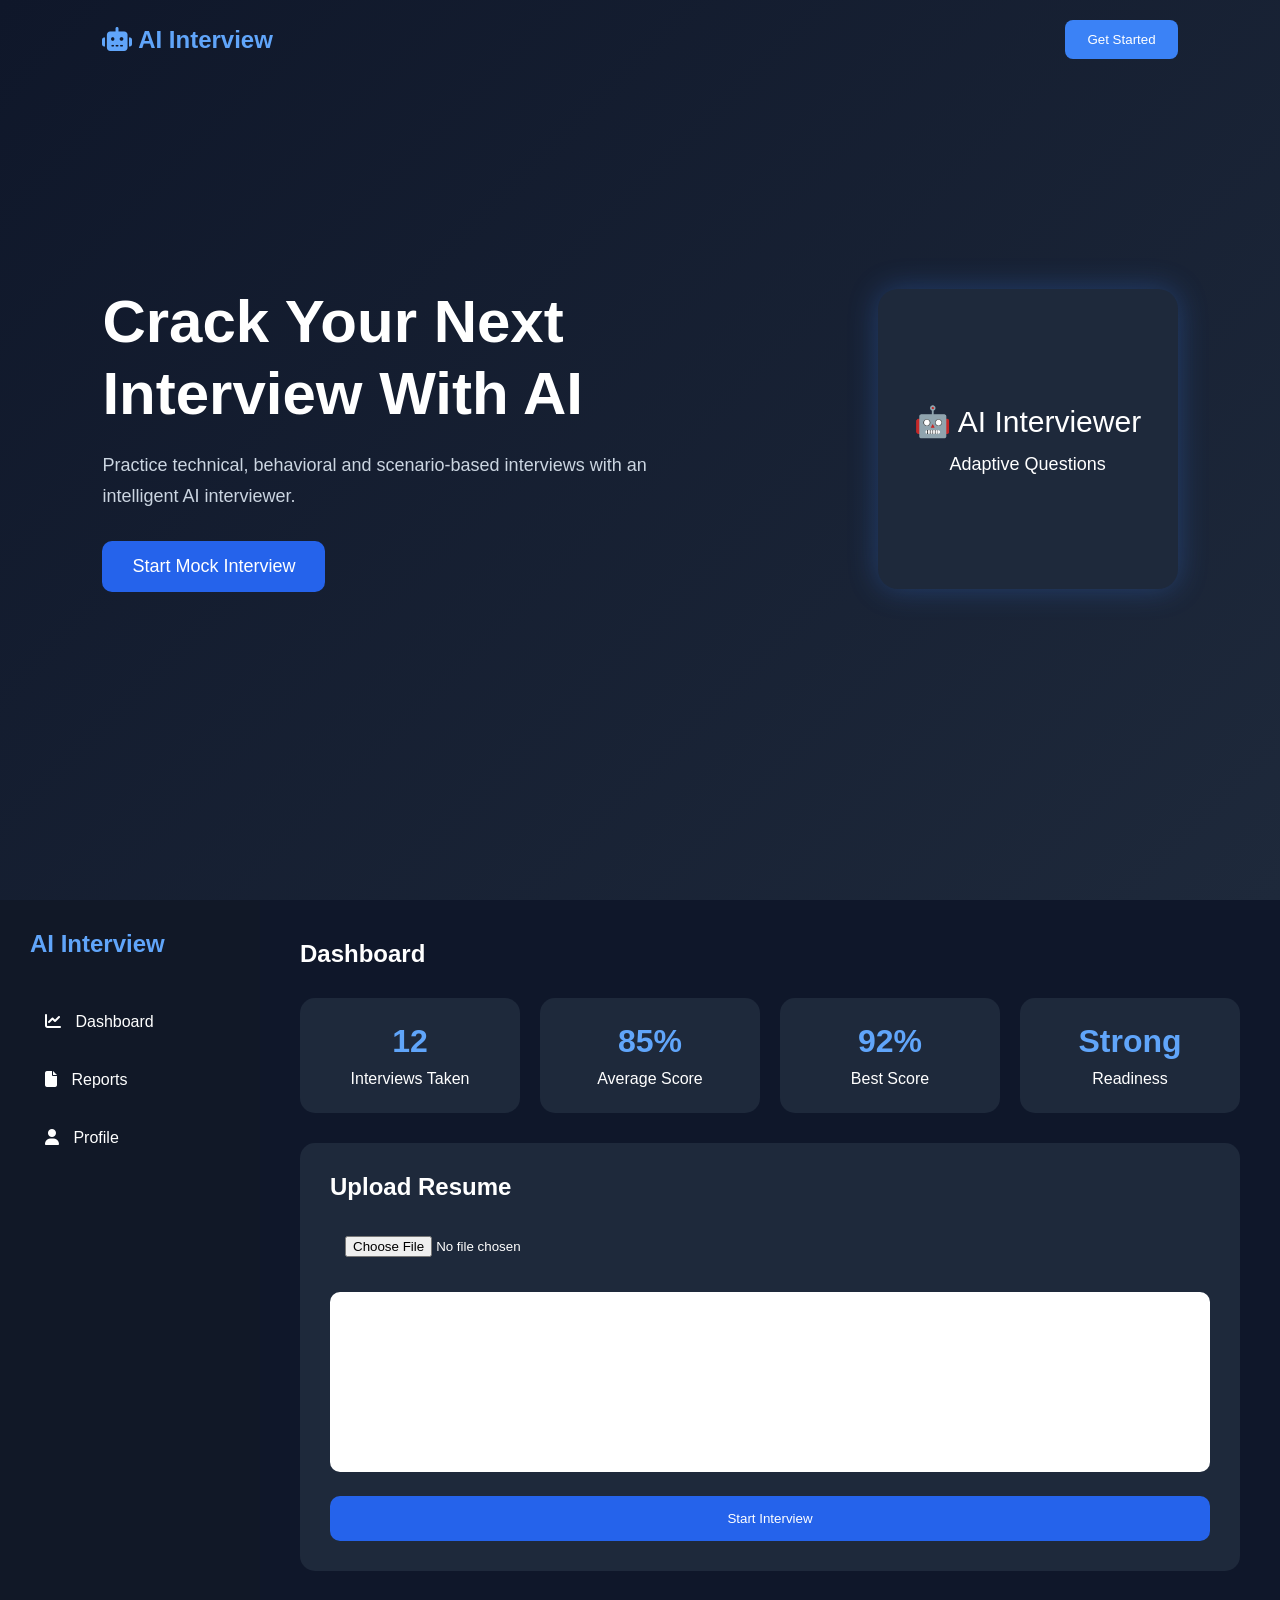
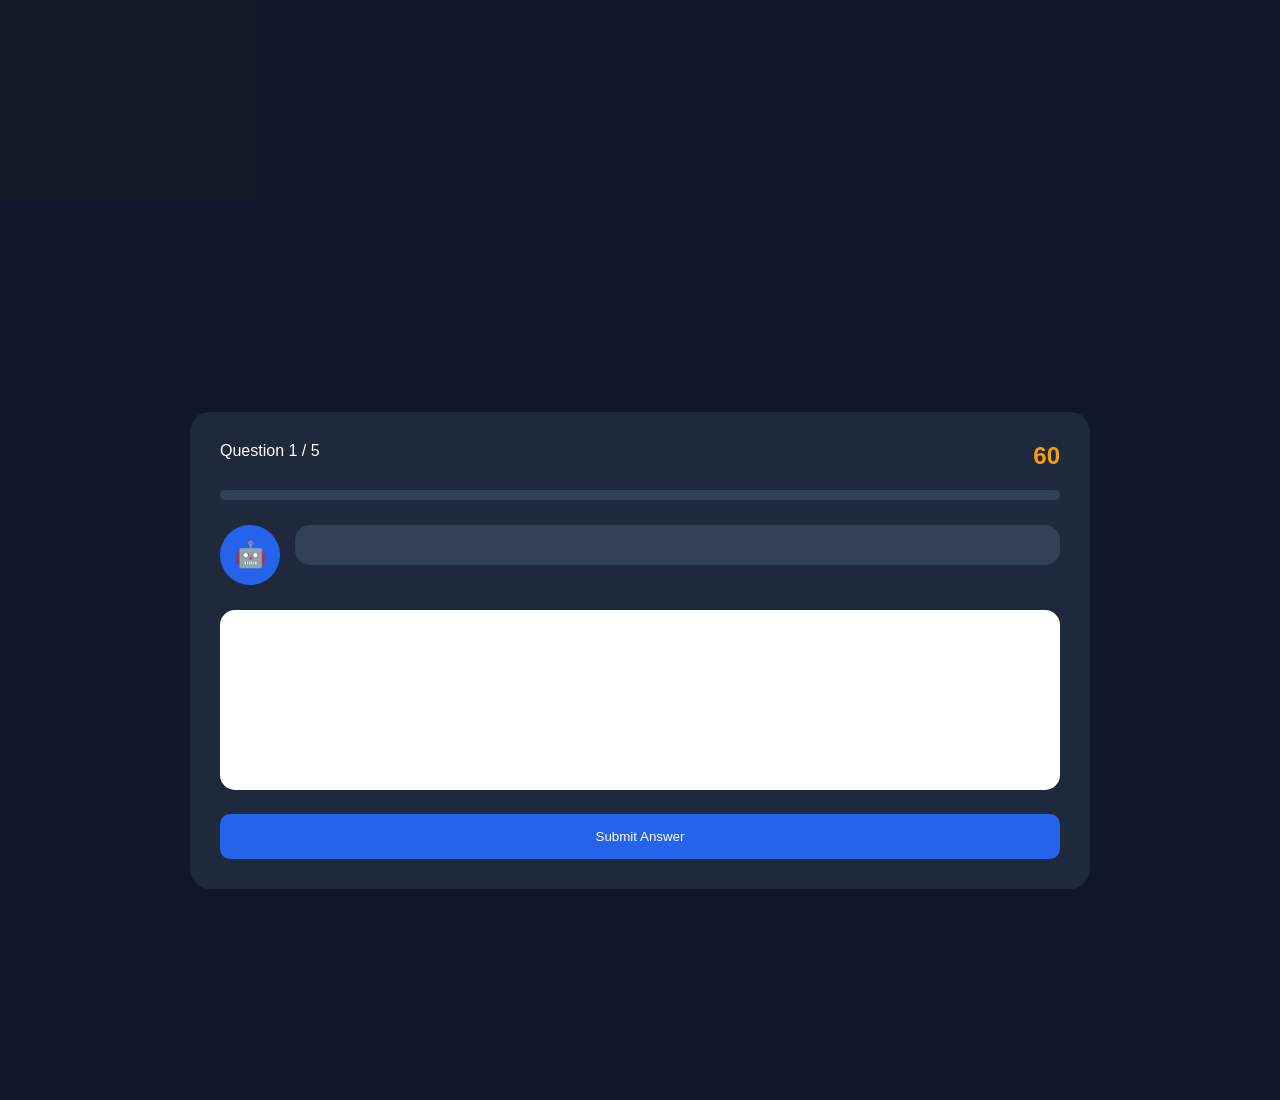
<file: index.html>
<!DOCTYPE html>
<html lang="en">
<head>
    <meta charset="UTF-8">
    <meta name="viewport" content="width=device-width, initial-scale=1.0">
    <title>AI Mock Interview Platform</title>

    <link rel="stylesheet" href="style7.css">

    <link href="https://cdnjs.cloudflare.com/ajax/libs/font-awesome/6.5.1/css/all.min.css" rel="stylesheet">
</head>
<body>

<section id="landing">

    <nav>
        <div class="logo">
            <i class="fa-solid fa-robot"></i>
            AI Interview
        </div>

        <button onclick="openDashboard()">
            Get Started
        </button>
    </nav>

    <div class="hero">

        <div class="hero-content">

            <h1>
                Crack Your Next Interview
                With AI
            </h1>

            <p>
                Practice technical, behavioral and
                scenario-based interviews with an
                intelligent AI interviewer.
            </p>

            <button class="hero-btn"
            onclick="openDashboard()">
                Start Mock Interview
            </button>

        </div>

        <div class="hero-image">

            <div class="hero-card">
                🤖 AI Interviewer
                <p>Adaptive Questions</p>
            </div>

        </div>

    </div>

</section>

<section id="dashboard" class="hidden">

    <aside>

        <h2>AI Interview</h2>

        <ul>

            <li>
                <i class="fa-solid fa-chart-line"></i>
                Dashboard
            </li>

            <li>
                <i class="fa-solid fa-file"></i>
                Reports
            </li>

            <li>
                <i class="fa-solid fa-user"></i>
                Profile
            </li>

        </ul>

    </aside>

    <main>

        <h1>Dashboard</h1>

        <div class="stats">

            <div class="card">
                <h3>12</h3>
                <p>Interviews Taken</p>
            </div>

            <div class="card">
                <h3>85%</h3>
                <p>Average Score</p>
            </div>

            <div class="card">
                <h3>92%</h3>
                <p>Best Score</p>
            </div>

            <div class="card">
                <h3>Strong</h3>
                <p>Readiness</p>
            </div>

        </div>

        <div class="upload-box">

            <h2>Upload Resume</h2>

            <input type="file" id="resume">

            <textarea
            id="jd"
            placeholder="Paste Job Description Here">
            </textarea>

            <button onclick="startInterview()">
                Start Interview
            </button>

        </div>

    </main>

</section>

<section id="interview" class="hidden">

    <div class="interview-container">

        <div class="top-bar">

            <span id="questionNumber">
                Question 1 / 5
            </span>

            <span id="timer">
                60
            </span>

        </div>

        <div class="progress">
            <div id="progressBar"></div>
        </div>

        <div class="ai-chat">

            <div class="ai-avatar">
                🤖
            </div>

            <div class="question-box"
            id="question">
            </div>

        </div>

        <textarea
        id="answer"
        placeholder="Type your answer">
        </textarea>

        <button onclick="submitAnswer()">
            Submit Answer
        </button>

    </div>

</section>

<section id="report" class="hidden">

    <div class="report-container">

        <h1>Interview Report</h1>

        <div class="report-cards">

            <div class="report-card">
                <h2 id="finalScore">85</h2>
                <p>Readiness Score</p>
            </div>

            <div class="report-card">
                <h2>88%</h2>
                <p>Technical Skills</p>
            </div>

            <div class="report-card">
                <h2>82%</h2>
                <p>Communication</p>
            </div>

            <div class="report-card">
                <h2>90%</h2>
                <p>Time Management</p>
            </div>

        </div>

        <h3>Strengths</h3>

        <ul>
            <li>JavaScript</li>
            <li>Problem Solving</li>
            <li>Communication</li>
        </ul>

        <h3>Needs Improvement</h3>

        <ul>
            <li>System Design</li>
            <li>Optimization Concepts</li>
        </ul>

    </div>

</section>

<script src="script7.js"></script>

</body>
</html>
</file>
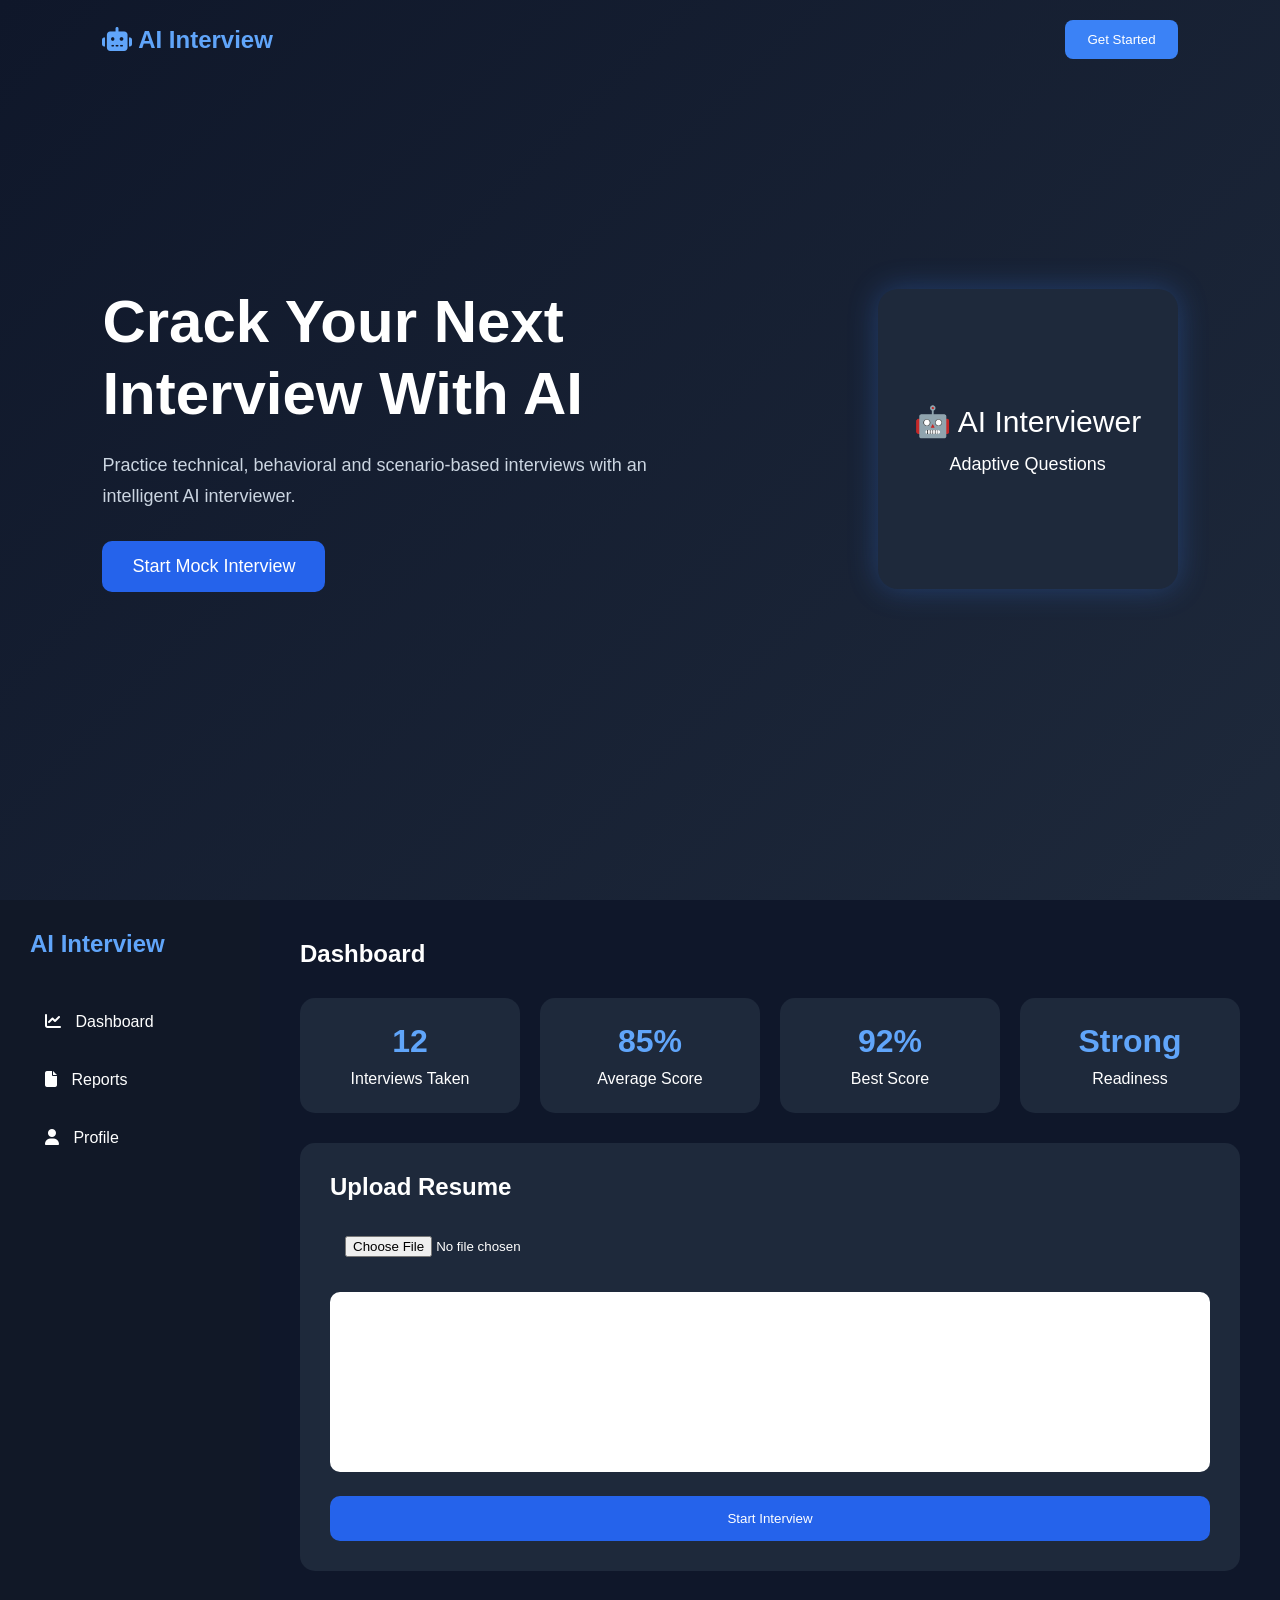
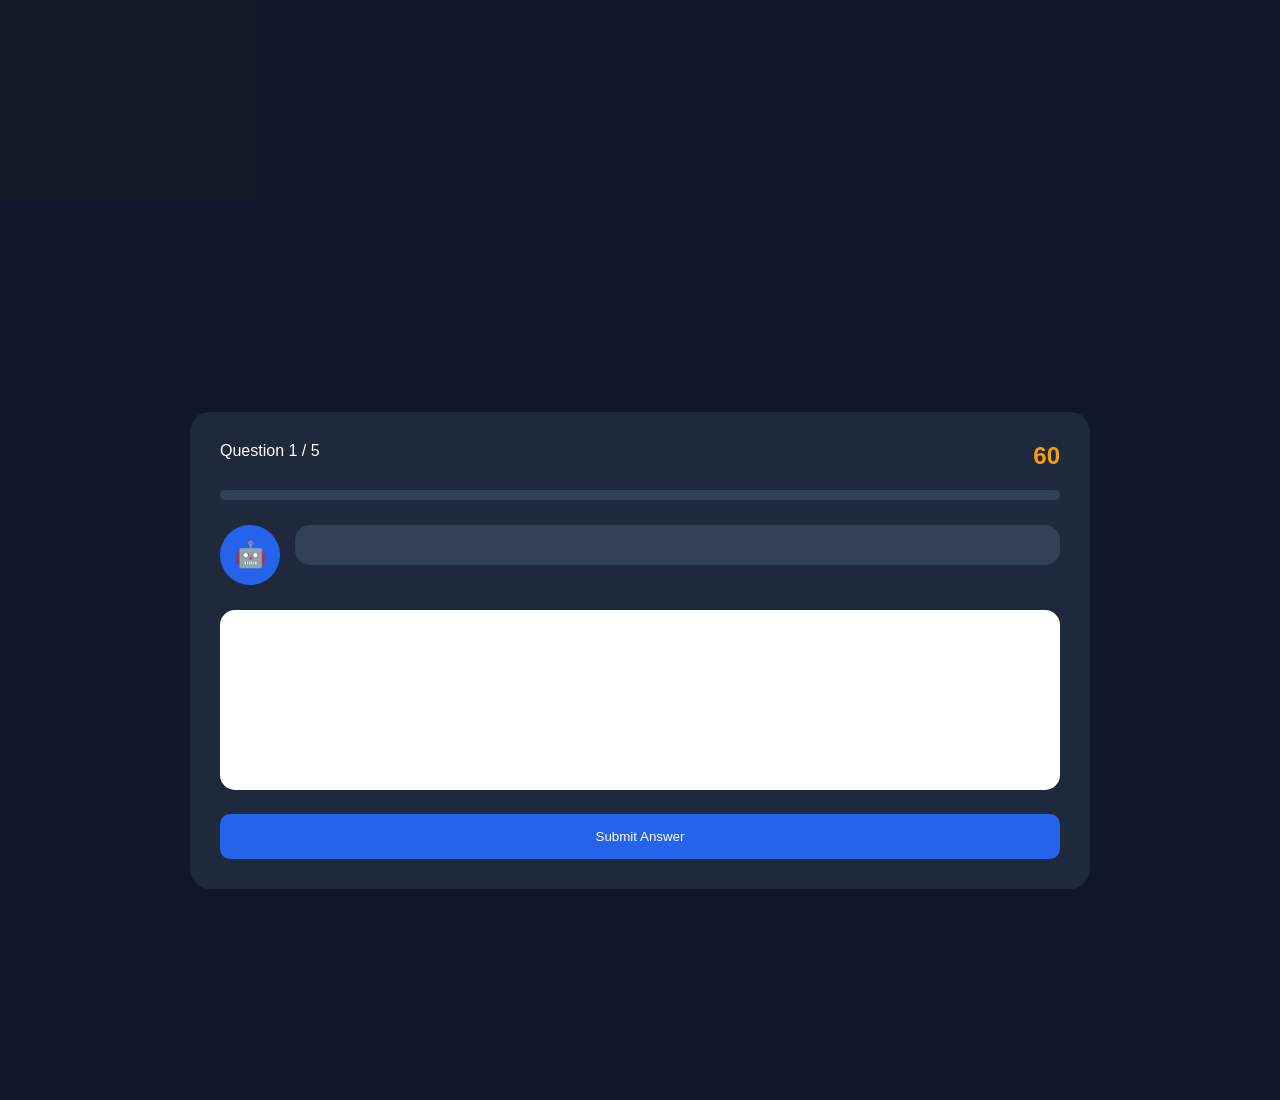
<file: hack.html>
<!DOCTYPE html>
<html lang="en">
<head>
    <meta charset="UTF-8">
    <meta name="viewport" content="width=device-width, initial-scale=1.0">
    <title>AI Mock Interview Platform</title>

    <link rel="stylesheet" href="style7.css">

    <link href="https://cdnjs.cloudflare.com/ajax/libs/font-awesome/6.5.1/css/all.min.css" rel="stylesheet">
</head>
<body>

<section id="landing">

    <nav>
        <div class="logo">
            <i class="fa-solid fa-robot"></i>
            AI Interview
        </div>

        <button onclick="openDashboard()">
            Get Started
        </button>
    </nav>

    <div class="hero">

        <div class="hero-content">

            <h1>
                Crack Your Next Interview
                With AI
            </h1>

            <p>
                Practice technical, behavioral and
                scenario-based interviews with an
                intelligent AI interviewer.
            </p>

            <button class="hero-btn"
            onclick="openDashboard()">
                Start Mock Interview
            </button>

        </div>

        <div class="hero-image">

            <div class="hero-card">
                🤖 AI Interviewer
                <p>Adaptive Questions</p>
            </div>

        </div>

    </div>

</section>

<section id="dashboard" class="hidden">

    <aside>

        <h2>AI Interview</h2>

        <ul>

            <li>
                <i class="fa-solid fa-chart-line"></i>
                Dashboard
            </li>

            <li>
                <i class="fa-solid fa-file"></i>
                Reports
            </li>

            <li>
                <i class="fa-solid fa-user"></i>
                Profile
            </li>

        </ul>

    </aside>

    <main>

        <h1>Dashboard</h1>

        <div class="stats">

            <div class="card">
                <h3>12</h3>
                <p>Interviews Taken</p>
            </div>

            <div class="card">
                <h3>85%</h3>
                <p>Average Score</p>
            </div>

            <div class="card">
                <h3>92%</h3>
                <p>Best Score</p>
            </div>

            <div class="card">
                <h3>Strong</h3>
                <p>Readiness</p>
            </div>

        </div>

        <div class="upload-box">

            <h2>Upload Resume</h2>

            <input type="file" id="resume">

            <textarea
            id="jd"
            placeholder="Paste Job Description Here">
            </textarea>

            <button onclick="startInterview()">
                Start Interview
            </button>

        </div>

    </main>

</section>

<section id="interview" class="hidden">

    <div class="interview-container">

        <div class="top-bar">

            <span id="questionNumber">
                Question 1 / 5
            </span>

            <span id="timer">
                60
            </span>

        </div>

        <div class="progress">
            <div id="progressBar"></div>
        </div>

        <div class="ai-chat">

            <div class="ai-avatar">
                🤖
            </div>

            <div class="question-box"
            id="question">
            </div>

        </div>

        <textarea
        id="answer"
        placeholder="Type your answer">
        </textarea>

        <button onclick="submitAnswer()">
            Submit Answer
        </button>

    </div>

</section>

<section id="report" class="hidden">

    <div class="report-container">

        <h1>Interview Report</h1>

        <div class="report-cards">

            <div class="report-card">
                <h2 id="finalScore">85</h2>
                <p>Readiness Score</p>
            </div>

            <div class="report-card">
                <h2>88%</h2>
                <p>Technical Skills</p>
            </div>

            <div class="report-card">
                <h2>82%</h2>
                <p>Communication</p>
            </div>

            <div class="report-card">
                <h2>90%</h2>
                <p>Time Management</p>
            </div>

        </div>

        <h3>Strengths</h3>

        <ul>
            <li>JavaScript</li>
            <li>Problem Solving</li>
            <li>Communication</li>
        </ul>

        <h3>Needs Improvement</h3>

        <ul>
            <li>System Design</li>
            <li>Optimization Concepts</li>
        </ul>

    </div>

</section>

<script src="script7.js"></script>

</body>
</html>
</file>
<file: style7.css>
*{
    margin:0;
    padding:0;
    box-sizing:border-box;
    font-family:'Segoe UI',sans-serif;
}

body{
    background:#0f172a;
    color:white;
    overflow-x:hidden;
}


#landing{
    min-height:100vh;
    background:linear-gradient(
        135deg,
        #0f172a,
        #1e293b
    );
}

nav{
    display:flex;
    justify-content:space-between;
    align-items:center;
    padding:20px 8%;
}

.logo{
    font-size:24px;
    font-weight:700;
    color:#60a5fa;
}

nav button{
    background:#3b82f6;
    color:white;
    border:none;
    padding:12px 22px;
    border-radius:8px;
    cursor:pointer;
}

.hero{
    display:flex;
    justify-content:space-between;
    align-items:center;
    padding:80px 8%;
    min-height:80vh;
}

.hero-content{
    max-width:600px;
}

.hero-content h1{
    font-size:60px;
    line-height:1.2;
    margin-bottom:20px;
}

.hero-content p{
    color:#cbd5e1;
    font-size:18px;
    line-height:1.7;
    margin-bottom:30px;
}

.hero-btn{
    background:#2563eb;
    border:none;
    color:white;
    padding:15px 30px;
    border-radius:10px;
    cursor:pointer;
    font-size:18px;
}

.hero-card{
    width:300px;
    height:300px;
    background:#1e293b;
    border-radius:20px;
    display:flex;
    flex-direction:column;
    justify-content:center;
    align-items:center;
    font-size:30px;
    box-shadow:0 0 30px rgba(59,130,246,.3);
}

.hero-card p{
    margin-top:15px;
    font-size:18px;
}


.hidden{
    display:none;
}

#dashboard{
    display:flex;
    min-height:100vh;
}

aside{
    width:260px;
    background:#111827;
    padding:30px;
}

aside h2{
    margin-bottom:40px;
    color:#60a5fa;
}

aside ul{
    list-style:none;
}

aside li{
    padding:15px;
    margin-bottom:10px;
    border-radius:10px;
    cursor:pointer;
    transition:.3s;
}

aside li:hover{
    background:#1e293b;
}

aside i{
    margin-right:10px;
}

main{
    flex:1;
    padding:40px;
}

main h1{
    margin-bottom:30px;
}

.stats{
    display:grid;
    grid-template-columns:repeat(4,1fr);
    gap:20px;
    margin-bottom:30px;
}

.card{
    background:#1e293b;
    padding:25px;
    border-radius:15px;
    text-align:center;
}

.card h3{
    color:#60a5fa;
    font-size:32px;
    margin-bottom:10px;
}

.upload-box{
    background:#1e293b;
    padding:30px;
    border-radius:15px;
}

.upload-box h2{
    margin-bottom:20px;
}

.upload-box input,
.upload-box textarea{
    width:100%;
    padding:15px;
    border:none;
    border-radius:10px;
    margin-bottom:20px;
}

.upload-box textarea{
    height:180px;
    resize:none;
}

.upload-box button{
    width:100%;
    background:#2563eb;
    border:none;
    padding:15px;
    color:white;
    border-radius:10px;
    cursor:pointer;
}


#interview{
    min-height:100vh;
    display:flex;
    justify-content:center;
    align-items:center;
    background:#0f172a;
    padding:30px;
}

.interview-container{
    width:100%;
    max-width:900px;
    background:#1e293b;
    padding:30px;
    border-radius:20px;
}

.top-bar{
    display:flex;
    justify-content:space-between;
    margin-bottom:20px;
}

#timer{
    color:#f59e0b;
    font-size:24px;
    font-weight:bold;
}

.progress{
    width:100%;
    height:10px;
    background:#334155;
    border-radius:10px;
    margin-bottom:25px;
}

#progressBar{
    width:0%;
    height:100%;
    background:#3b82f6;
    border-radius:10px;
    transition:.5s;
}

.ai-chat{
    display:flex;
    gap:15px;
    align-items:flex-start;
    margin-bottom:25px;
}

.ai-avatar{
    width:60px;
    height:60px;
    border-radius:50%;
    background:#2563eb;
    display:flex;
    justify-content:center;
    align-items:center;
    font-size:25px;
}

.question-box{
    flex:1;
    background:#334155;
    padding:20px;
    border-radius:15px;
    font-size:18px;
}

#answer{
    width:100%;
    height:180px;
    border:none;
    border-radius:15px;
    padding:20px;
    margin-bottom:20px;
    resize:none;
}

.interview-container button{
    width:100%;
    padding:15px;
    background:#2563eb;
    border:none;
    color:white;
    border-radius:10px;
    cursor:pointer;
}


#report{
    min-height:100vh;
    background:#0f172a;
    padding:50px;
}

.report-container{
    max-width:1200px;
    margin:auto;
}

.report-container h1{
    text-align:center;
    margin-bottom:40px;
}

.report-cards{
    display:grid;
    grid-template-columns:repeat(4,1fr);
    gap:20px;
    margin-bottom:40px;
}

.report-card{
    background:#1e293b;
    padding:30px;
    border-radius:15px;
    text-align:center;
}

.report-card h2{
    color:#22c55e;
    font-size:40px;
    margin-bottom:10px;
}

.report-container ul{
    margin-top:15px;
    margin-bottom:25px;
    padding-left:20px;
}

.report-container li{
    margin-bottom:10px;
}

@media(max-width:992px){

    .hero{
        flex-direction:column;
        text-align:center;
        gap:40px;
    }

    .hero-content h1{
        font-size:40px;
    }

    .stats{
        grid-template-columns:repeat(2,1fr);
    }

    .report-cards{
        grid-template-columns:repeat(2,1fr);
    }

}

@media(max-width:768px){

    #dashboard{
        flex-direction:column;
    }

    aside{
        width:100%;
    }

    .stats{
        grid-template-columns:1fr;
    }

    .report-cards{
        grid-template-columns:1fr;
    }

}
</file>
